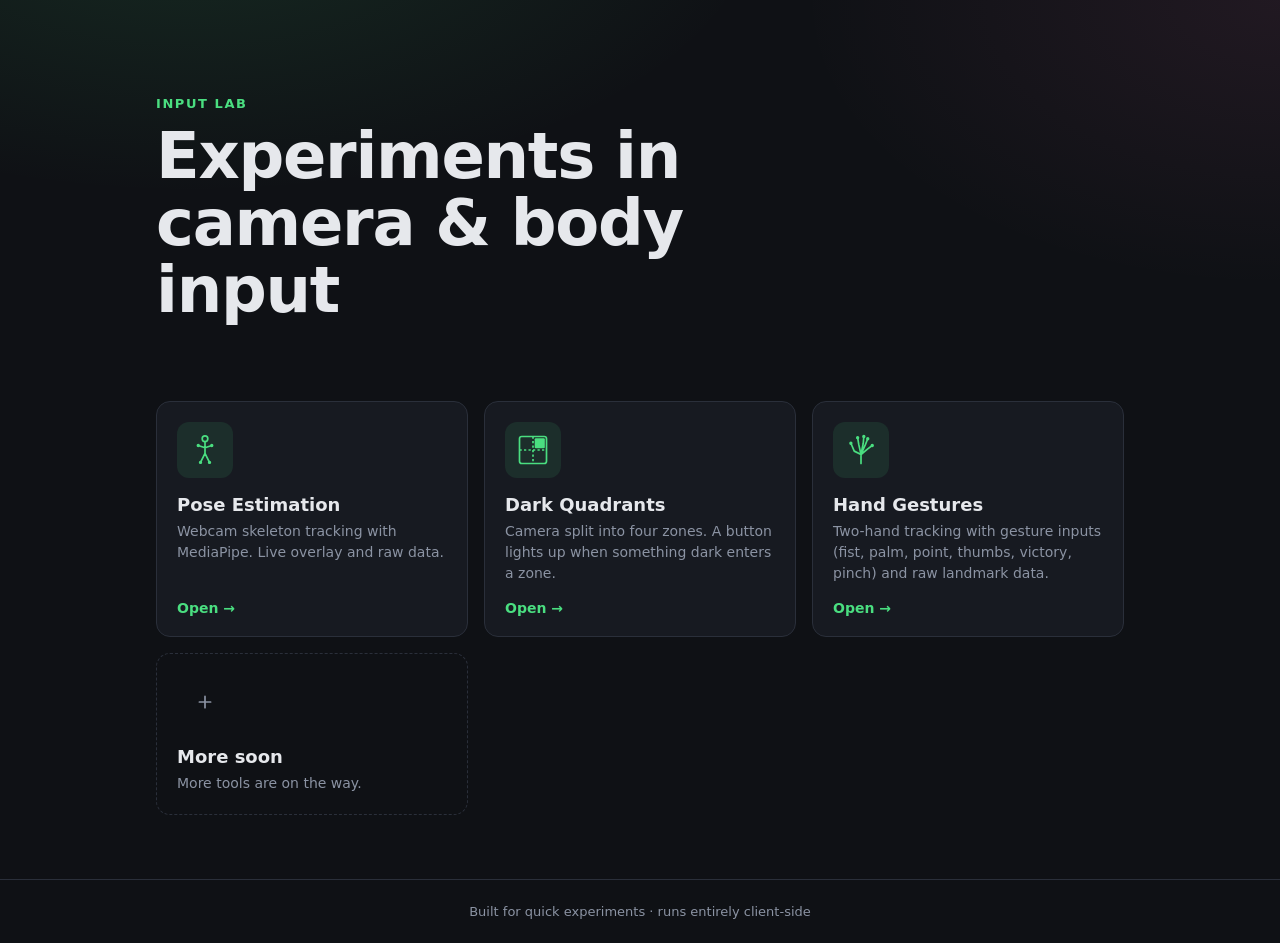
<file: index.html>
<!doctype html>
<html lang="en">
<head>
  <meta charset="utf-8" />
  <meta name="viewport" content="width=device-width, initial-scale=1" />
  <title>Input Lab</title>
  <link rel="stylesheet" href="home.css" />
</head>
<body>
  <main>
    <section class="hero">
      <p class="eyebrow">Input Lab</p>
      <h1>Experiments in camera &amp; body input</h1>
      <p class="lede">
       
      </p>
    </section>

    <section class="tools">
      <!-- Add a new tool: copy one of these cards and point href at the tool's folder. -->
      <a class="card" href="pose/">
        <div class="card-art" aria-hidden="true">
          <svg viewBox="0 0 64 64" fill="none" stroke="currentColor" stroke-width="3" stroke-linecap="round" stroke-linejoin="round">
            <circle cx="32" cy="12" r="5" />
            <path d="M32 18v20M20 24l12 4 12-4M24 54l8-16 8 16" />
            <circle cx="20" cy="24" r="1.5" fill="currentColor" />
            <circle cx="44" cy="24" r="1.5" fill="currentColor" />
            <circle cx="24" cy="54" r="1.5" fill="currentColor" />
            <circle cx="40" cy="54" r="1.5" fill="currentColor" />
          </svg>
        </div>
        <div class="card-body">
          <h2>Pose Estimation</h2>
          <p>Webcam skeleton tracking with MediaPipe. Live overlay and raw data.</p>
        </div>
        <span class="card-cta">Open →</span>
      </a>

      <a class="card" href="quadrants/">
        <div class="card-art" aria-hidden="true">
          <svg viewBox="0 0 64 64" fill="none" stroke="currentColor" stroke-width="3" stroke-linejoin="round">
            <rect x="8" y="8" width="48" height="48" rx="4" />
            <path d="M32 8v48M8 32h48" stroke-dasharray="4 4" />
            <rect x="35" y="11" width="18" height="18" rx="2" fill="currentColor" stroke="none" />
          </svg>
        </div>
        <div class="card-body">
          <h2>Dark Quadrants</h2>
          <p>Camera split into four zones. A button lights up when something dark enters a zone.</p>
        </div>
        <span class="card-cta">Open →</span>
      </a>

      <a class="card" href="hands/">
        <div class="card-art" aria-hidden="true">
          <svg viewBox="0 0 64 64" fill="none" stroke="currentColor" stroke-width="3" stroke-linecap="round" stroke-linejoin="round">
            <path d="M32 56V40M32 40l-12-6-6-14M32 40l-4-18-2-12M32 40l4-20 1-12M32 40l8-18 4-10M32 40l12-10 8-6" />
            <circle cx="14" cy="20" r="1.5" fill="currentColor" />
            <circle cx="26" cy="10" r="1.5" fill="currentColor" />
            <circle cx="37" cy="8" r="1.5" fill="currentColor" />
            <circle cx="44" cy="12" r="1.5" fill="currentColor" />
            <circle cx="52" cy="24" r="1.5" fill="currentColor" />
          </svg>
        </div>
        <div class="card-body">
          <h2>Hand Gestures</h2>
          <p>Two-hand tracking with gesture inputs (fist, palm, point, thumbs, victory, pinch) and raw landmark data.</p>
        </div>
        <span class="card-cta">Open →</span>
      </a>

      <div class="card card-soon">
        <div class="card-art" aria-hidden="true">
          <svg viewBox="0 0 64 64" fill="none" stroke="currentColor" stroke-width="3" stroke-linecap="round">
            <path d="M32 22v20M22 32h20" />
          </svg>
        </div>
        <div class="card-body">
          <h2>More soon</h2>
          <p>More tools are on the way.</p>
        </div>
      </div>
    </section>
  </main>

  <footer>Built for quick experiments · runs entirely client-side</footer>
</body>
</html>
</file>
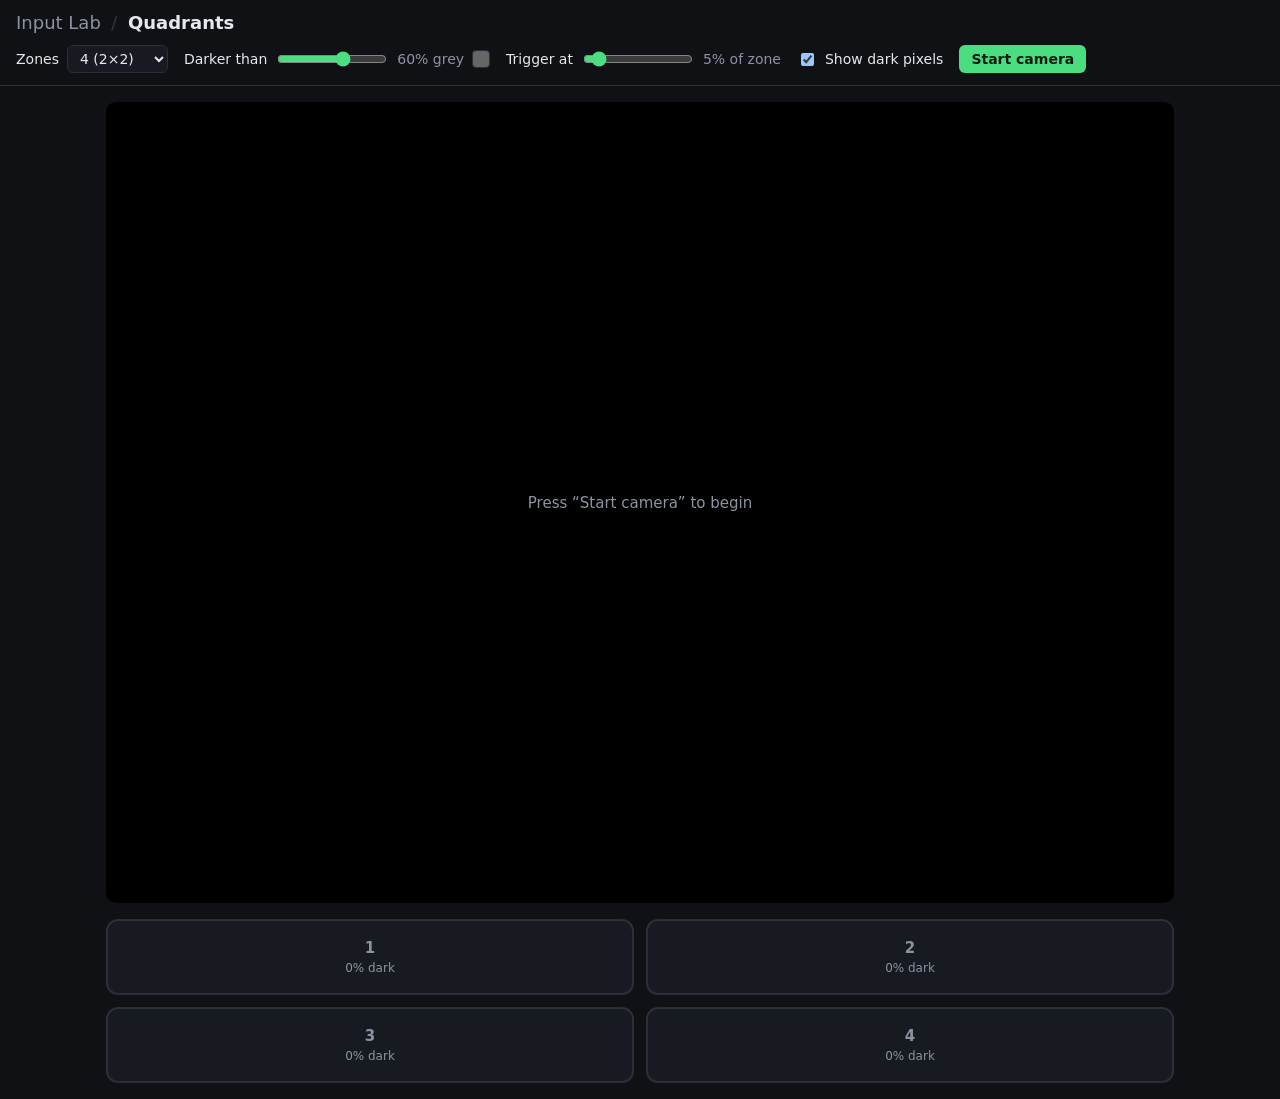
<file: quadrants/index.html>
<!doctype html>
<html lang="en">
<head>
  <meta charset="utf-8" />
  <meta name="viewport" content="width=device-width, initial-scale=1" />
  <title>Dark Quadrants</title>
  <link rel="stylesheet" href="style.css" />
</head>
<body>
  <header>
    <h1><a href="../" class="home-link">Input Lab</a> <span class="crumb">/</span> Quadrants</h1>
    <div class="controls">
      <label>
        Zones
        <select id="zones">
          <option value="2x2" selected>4 (2×2)</option>
          <option value="4x2">8 (4×2)</option>
          <option value="4x4">16 (4×4)</option>
        </select>
      </label>
      <label>
        Darker than
        <input id="threshold" type="range" min="5" max="95" value="60" />
        <span id="thresholdVal" class="val"></span>
        <span id="swatch" class="swatch"></span>
      </label>
      <label>
        Trigger at
        <input id="coverage" type="range" min="1" max="50" value="5" />
        <span id="coverageVal" class="val"></span>
      </label>
      <label><input id="showMask" type="checkbox" checked /> Show dark pixels</label>
      <button id="toggle">Start camera</button>
    </div>
  </header>

  <main>
    <section class="stage">
      <video id="video" playsinline muted></video>
      <canvas id="overlay"></canvas>
      <div id="status" class="status">Press “Start camera” to begin</div>
    </section>

    <section class="buttons" id="buttons"></section>
  </main>

  <script type="module" src="main.js"></script>
</body>
</html>
</file>
<file: home.css>
:root {
  --bg: #0f1115;
  --panel: #171a21;
  --border: #2a2f3a;
  --text: #e6e8ec;
  --muted: #8b93a3;
  --accent: #4ade80;
  font-family: ui-sans-serif, system-ui, -apple-system, "Segoe UI", sans-serif;
  color-scheme: dark;
}

* { box-sizing: border-box; }

body {
  margin: 0;
  min-height: 100vh;
  display: flex;
  flex-direction: column;
  background:
    radial-gradient(60rem 30rem at 15% -10%, rgba(74, 222, 128, 0.12), transparent 60%),
    radial-gradient(50rem 30rem at 100% 0%, rgba(244, 114, 182, 0.08), transparent 60%),
    var(--bg);
  color: var(--text);
}

main {
  flex: 1;
  width: 100%;
  max-width: 1000px;
  margin: 0 auto;
  padding: 0 16px;
}

.hero { padding: 96px 0 56px; }

.eyebrow {
  margin: 0 0 12px;
  color: var(--accent);
  font-size: 13px;
  font-weight: 600;
  letter-spacing: 0.12em;
  text-transform: uppercase;
}

.hero h1 {
  margin: 0;
  max-width: 16ch;
  font-size: clamp(36px, 7vw, 64px);
  line-height: 1.05;
  letter-spacing: -0.02em;
}

.lede {
  max-width: 52ch;
  margin: 20px 0 0;
  color: var(--muted);
  font-size: 17px;
  line-height: 1.55;
}

.tools {
  display: grid;
  grid-template-columns: repeat(auto-fill, minmax(260px, 1fr));
  gap: 16px;
  padding-bottom: 64px;
}

.card {
  display: flex;
  flex-direction: column;
  gap: 16px;
  padding: 20px;
  background: var(--panel);
  border: 1px solid var(--border);
  border-radius: 14px;
  color: inherit;
  text-decoration: none;
  transition: border-color 0.15s, transform 0.15s;
}

a.card:hover {
  border-color: var(--accent);
  transform: translateY(-2px);
}

.card-art {
  width: 56px;
  height: 56px;
  padding: 10px;
  border-radius: 12px;
  background: rgba(74, 222, 128, 0.1);
  color: var(--accent);
}

.card-art svg { width: 100%; height: 100%; }

.card-body { flex: 1; }
.card h2 { margin: 0 0 6px; font-size: 18px; }
.card p { margin: 0; color: var(--muted); font-size: 14px; line-height: 1.5; }

.card-cta { color: var(--accent); font-size: 14px; font-weight: 600; }

.card-soon { border-style: dashed; background: transparent; }
.card-soon .card-art { background: transparent; color: var(--muted); }

footer {
  padding: 24px 16px;
  border-top: 1px solid var(--border);
  color: var(--muted);
  font-size: 13px;
  text-align: center;
}
</file>
<file: quadrants/style.css>
:root {
  --bg: #0f1115;
  --panel: #171a21;
  --border: #2a2f3a;
  --text: #e6e8ec;
  --muted: #8b93a3;
  --accent: #4ade80;
  --hit: #facc15;
  font-family: ui-sans-serif, system-ui, -apple-system, "Segoe UI", sans-serif;
  color-scheme: dark;
}

* { box-sizing: border-box; }

body {
  margin: 0;
  background: var(--bg);
  color: var(--text);
}

header {
  display: flex;
  flex-wrap: wrap;
  gap: 12px;
  align-items: center;
  justify-content: space-between;
  padding: 12px 16px;
  border-bottom: 1px solid var(--border);
}

h1 { font-size: 18px; margin: 0; }

.home-link { color: var(--muted); text-decoration: none; font-weight: 500; }
.home-link:hover { color: var(--text); }
.crumb { color: var(--border); margin: 0 4px; }

.controls {
  display: flex;
  flex-wrap: wrap;
  gap: 16px;
  align-items: center;
  font-size: 14px;
}

.controls label { display: flex; align-items: center; gap: 8px; }
.controls input[type="range"] { width: 110px; accent-color: var(--accent); }
.val { min-width: 3.5em; color: var(--muted); font-variant-numeric: tabular-nums; }

select {
  font: inherit;
  color: var(--text);
  background: var(--panel);
  border: 1px solid var(--border);
  border-radius: 6px;
  padding: 4px 8px;
}

.swatch {
  width: 18px;
  height: 18px;
  border-radius: 4px;
  border: 1px solid var(--border);
}

#toggle {
  font: inherit;
  font-weight: 600;
  padding: 6px 12px;
  border: 0;
  border-radius: 6px;
  background: var(--accent);
  color: #0b1a10;
  cursor: pointer;
}

main {
  max-width: 1100px;
  margin: 0 auto;
  padding: 16px;
}

.stage {
  position: relative;
  width: 100%;
  aspect-ratio: 4 / 3;
  background: #000;
  border-radius: 10px;
  overflow: hidden;
}

.stage video, .stage canvas {
  position: absolute;
  inset: 0;
  width: 100%;
  height: 100%;
}

/* Mirror the video so it behaves like a mirror. The overlay is drawn already mirrored. */
.stage video { transform: scaleX(-1); object-fit: cover; }

.status {
  position: absolute;
  inset: 0;
  display: grid;
  place-items: center;
  color: var(--muted);
  font-size: 15px;
  text-align: center;
  padding: 16px;
}

.status[hidden] { display: none; }

.buttons {
  display: grid;
  grid-template-columns: repeat(var(--cols, 2), 1fr);
  gap: 12px;
  margin-top: 16px;
}

.quad-btn {
  display: flex;
  flex-direction: column;
  align-items: center;
  gap: 4px;
  padding: 18px 8px;
  font: inherit;
  font-size: 15px;
  font-weight: 600;
  color: var(--muted);
  background: var(--panel);
  border: 2px solid var(--border);
  border-radius: 12px;
  cursor: default;
  transition: background 0.08s, color 0.08s, border-color 0.08s, box-shadow 0.08s;
}

.quad-btn .pct { font-size: 12px; font-weight: 500; font-variant-numeric: tabular-nums; }

.quad-btn[aria-pressed="true"] {
  background: var(--hit);
  border-color: var(--hit);
  color: #1a1400;
  box-shadow: 0 0 24px rgba(250, 204, 21, 0.5);
}

.buttons.dense { gap: 8px; }
.buttons.dense .quad-btn { padding: 10px 4px; font-size: 13px; }

@media (max-width: 560px) {
  .buttons { gap: 6px; }
  .quad-btn { padding: 10px 4px; font-size: 13px; }
  .quad-btn .pct { font-size: 11px; }
}
</file>
